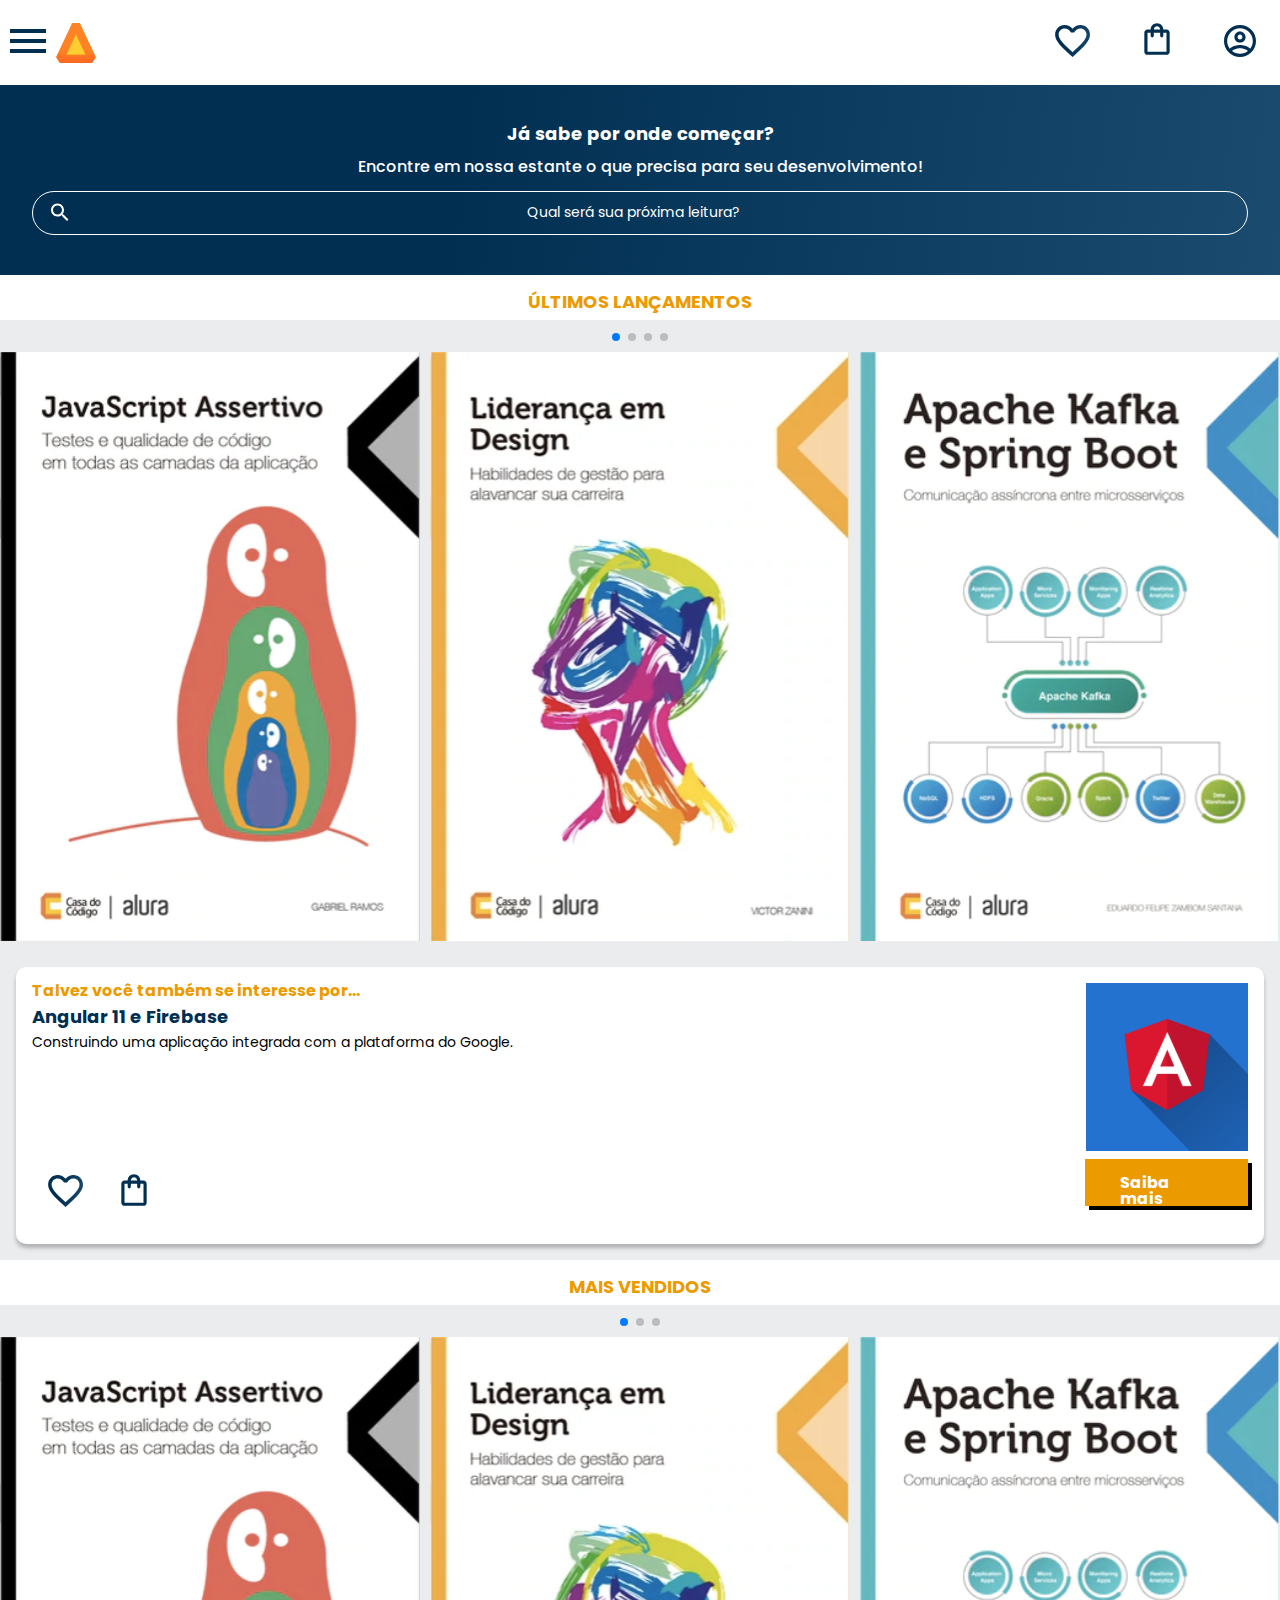
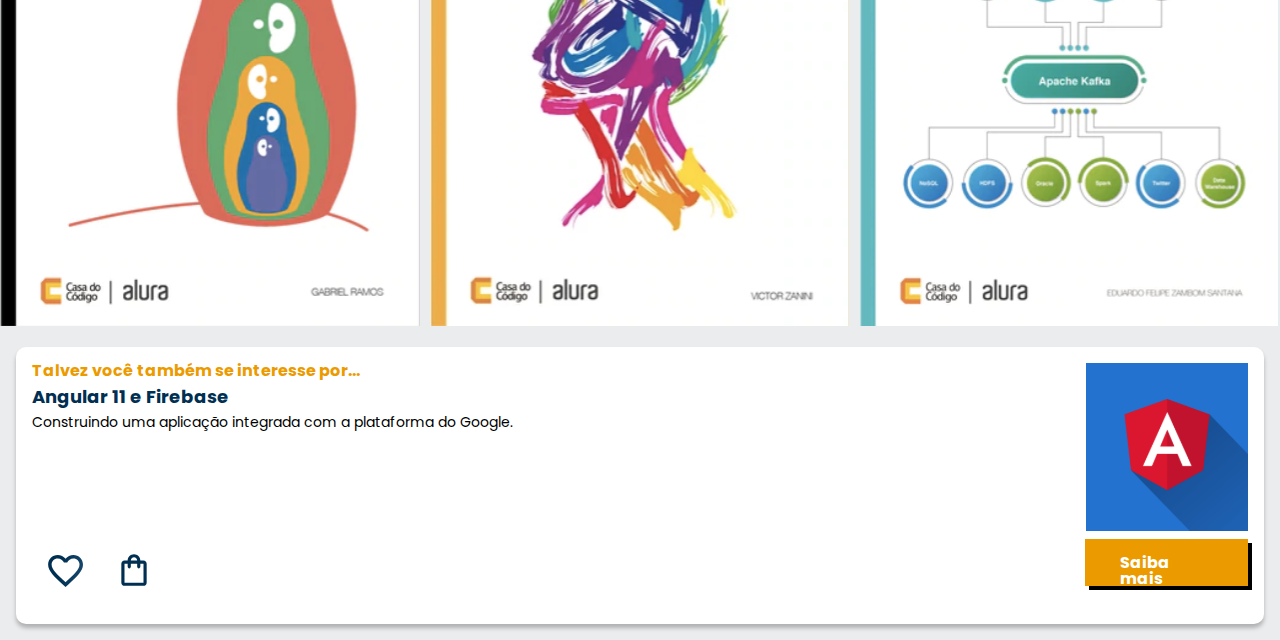
<file: 2segunda aula/index.html>
<!DOCTYPE html>
<html lang="en">
<head>

    <meta charset="UTF-8">
    <meta name="viewport" content="width=device-width, initial-scale=1.0">
    <link rel="stylesheet" href="reset.css">
    <link rel="stylesheet"href="https://cdn.jsdelivr.net/npm/swiper@10/swiper-bundle.min.css"/>
    <link rel="stylesheet" href="style.css">

    <!-- Fontes do projeto -->
    <link rel="preconnect" href="https://fonts.googleapis.com">
<link rel="preconnect" href="https://fonts.gstatic.com" crossorigin>
<link href="https://fonts.googleapis.com/css2?family=Poppins:wght@300;400;500;700&display=swap" rel="stylesheet">

    <title>AluraBooks</title>
   <link rel="shortcut icon" href="img/Logo.svg" type="image/x-icon">
</head>
<body>
    <header class="cabecalho">
        <div class="container">

                <input type="checkbox" id="menu" class="container-botao">
            <label for="menu">
                <span class="menu-hamburguer container-img"></span>
            </label>
            <ul class="lista-menu">
                <li class="lista-menu-titulo">Categorias</li>
               
                <li class="lista-menu-item">
                    <a href="#" class="lista-menu-link">Programação</a>
                </li>

                <li class="lista-menu-item">
                    <a href="#" class="lista-menu-link">Front-end</a>
                </li>

                <li class="lista-menu-item">
                    <a href="#" class="lista-menu-link">Infraestrutura</a>
                </li>
                
                <li class="lista-menu-item">
                    <a href="#" class="lista-menu-link">Business</a>
                </li>

                <li class="lista-menu-item">
                    <a href="#" class="lista-menu-link">Design & UX</a>
                </li>


            </ul>

        <img src="img/Logo.svg" alt="Logo AluraBooks">
        </div>
        <div class="container">
        <a href="#"><img src="img/Favoritos.svg" alt="Meus Favoritos" class="container-img"></a>
        <a href="#"><img src="img/Compras.svg" alt="Sacola de compras" class="container-img"></a>
        <a href="#"><img src="img/Usuário.svg" alt="Meu perfil" class="container-img"></a>
        </div>
    </header>

    <section class="banner">
        <h2 class="banner-titulo">Já sabe por onde começar?</h2>
        <p class="banner-texto">Encontre em nossa estante o que precisa para seu desenvolvimento!</p>
        <input type="search" class="banner-pesquisa" placeholder="Qual será sua próxima leitura?">
    </section>
    <section class="carrossel">
        <h2 class="carrossel-titulo">Últimos lançamentos</h2>

        <!-- Slider main container -->
        <div class="swiper">
        <!-- Additional required wrapper -->

        <!-- If we need pagination -->
        <div class="swiper-pagination"></div>

        <div class="swiper-wrapper">
        <!-- Slides -->
        <div class="swiper-slide"><img src="img/Javascript.svg" alt="Livro"></div>
        <div class="swiper-slide"><img src="img/Liderança.svg" alt="Livro"></div>
        <div class="swiper-slide"><img src="img/ApacheKafka.svg" alt="Livro"></div>
        <div class="swiper-slide"><img src="img/Guia Front-end.svg" alt="Livro"></div>
        <div class="swiper-slide"><img src="img/Nodejs.svg" alt="Livro"></div>
        <div class="swiper-slide"><img src="img/Portugol.svg" alt="Livro"></div>
        </div>

        <!-- If we need navigation buttons -->
        <div class="swiper-button-prev"></div>
        <div class="swiper-button-next"></div>
    </div>

    <div class="card">
        <!-- 1ª linha -->
        <div class="card-descricao">
            <!-- 1ª coluna -->
            <div class="descricao">
                <h3 class="descricao-titulo">Talvez você também se interesse por...</h3>
                <h2 class="descricao-titulo-livro">Angular 11 e Firebase</h2>
                <p class="descricao-texto">Construindo uma aplicação integrada com a plataforma do Google.</p>
            </div>
            <!-- 2ª coluna -->
            <img src="img/Angular.svg" class="descricao-img">
        </div>

        <!-- 2ª linha -->
        <div class="card-botoes">
            <!-- 1ª coluna -->
            <ul class="botoes">
                <li class="botoes-item"><img src="img/Favoritos.svg" alt="Favoritar Livro"></li>
                <li class="botoes-item"><img src="img/Compras.svg" alt="Adicionar à sacola de compras"></li>
            </ul>

            <!-- 2ª coluna -->
            <a href="#" class="botoes-ancora">Saiba mais</a>

        </div>
    </div>
    </section>

    <!-- 2º carrossel -->
    <section class="carrossel">
        <h2 class="carrossel-titulo">Mais vendidos</h2>

        
        <!-- Slider main container -->
        <div class="swiper">
            <!-- Additional required wrapper -->
    
            <!-- If we need pagination -->
            <div class="swiper-pagination"></div>
    
            <div class="swiper-wrapper">
            <!-- Slides -->
            <div class="swiper-slide"><img src="img/Javascript.svg" alt="Livro"></div>
            <div class="swiper-slide"><img src="img/Liderança.svg" alt="Livro"></div>
            <div class="swiper-slide"><img src="img/ApacheKafka.svg" alt="Livro"></div>
            <div class="swiper-slide"><img src="img/Guia Front-end.svg" alt="Livro"></div>
           
            <div class="swiper-slide"><img src="img/Portugol.svg" alt="Livro"></div>
            </div>
    
            <!-- If we need navigation buttons -->
            <div class="swiper-button-prev"></div>
            <div class="swiper-button-next"></div>
        </div>
    
        <div class="card">
            <!-- 1ª linha -->
            <div class="card-descricao">
                <!-- 1ª coluna -->
                <div class="descricao">
                    <h3 class="descricao-titulo">Talvez você também se interesse por...</h3>
                    <h2 class="descricao-titulo-livro">Angular 11 e Firebase</h2>
                    <p class="descricao-texto">Construindo uma aplicação integrada com a plataforma do Google.</p>
                </div>
                <!-- 2ª coluna -->
                <img src="img/Angular.svg" class="descricao-img">
            </div>
    
            <!-- 2ª linha -->
            <div class="card-botoes">
                <!-- 1ª coluna -->
                <ul class="botoes">
                    <li class="botoes-item"><img src="img/Favoritos.svg" alt="Favoritar Livro"></li>
                    <li class="botoes-item"><img src="img/Compras.svg" alt="Adicionar à sacola de compras"></li>
                </ul>
    
                <!-- 2ª coluna -->
                <a href="#" class="botoes-ancora">Saiba mais</a>
    
            </div>
        </div>

    </section>

    <script src="https://cdn.jsdelivr.net/npm/swiper@10/swiper-bundle.min.js"></script>
    <script>
        const swiper = new Swiper('.swiper', {
            spaceBetween: 10,
            slidesPerView: 3,
            pagination: {
                el: '.swiper-pagination',
                type: 'bullets',
            },
        });
    </script>
</body>
</html>
</file>
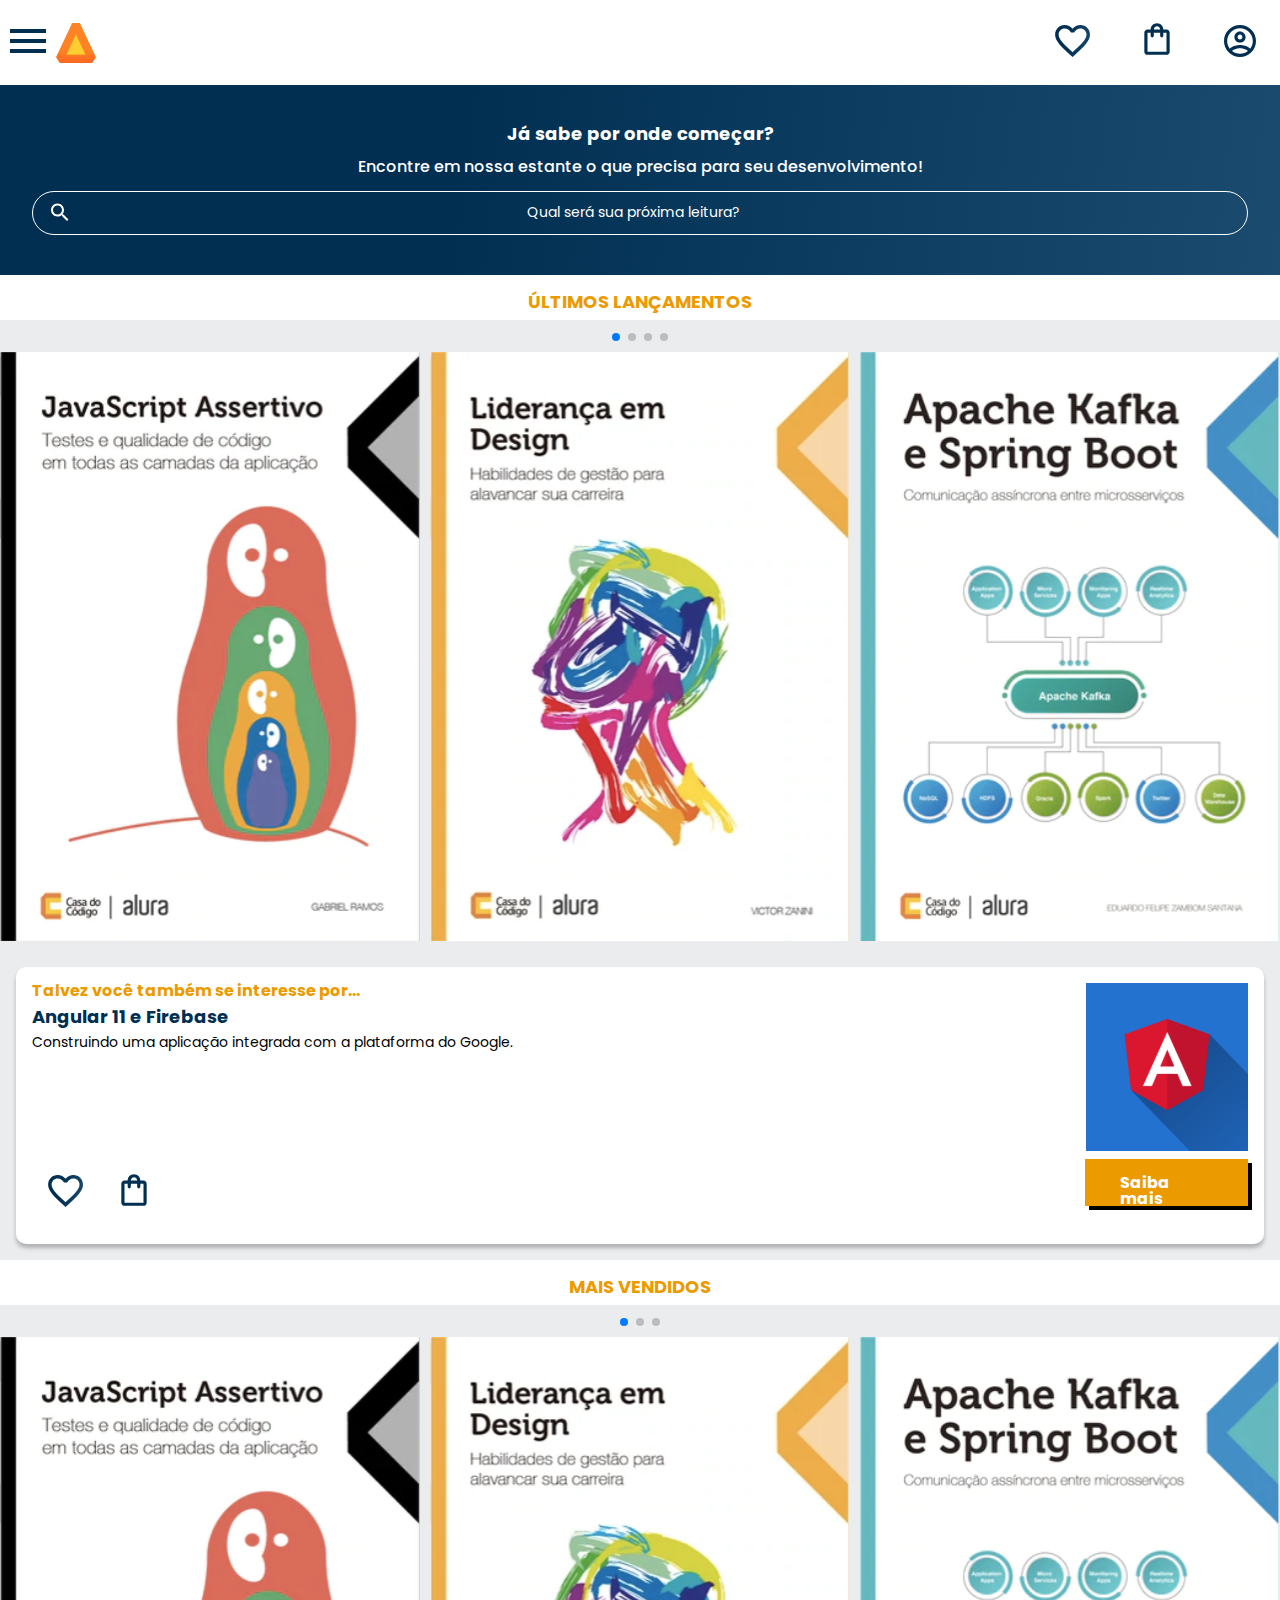
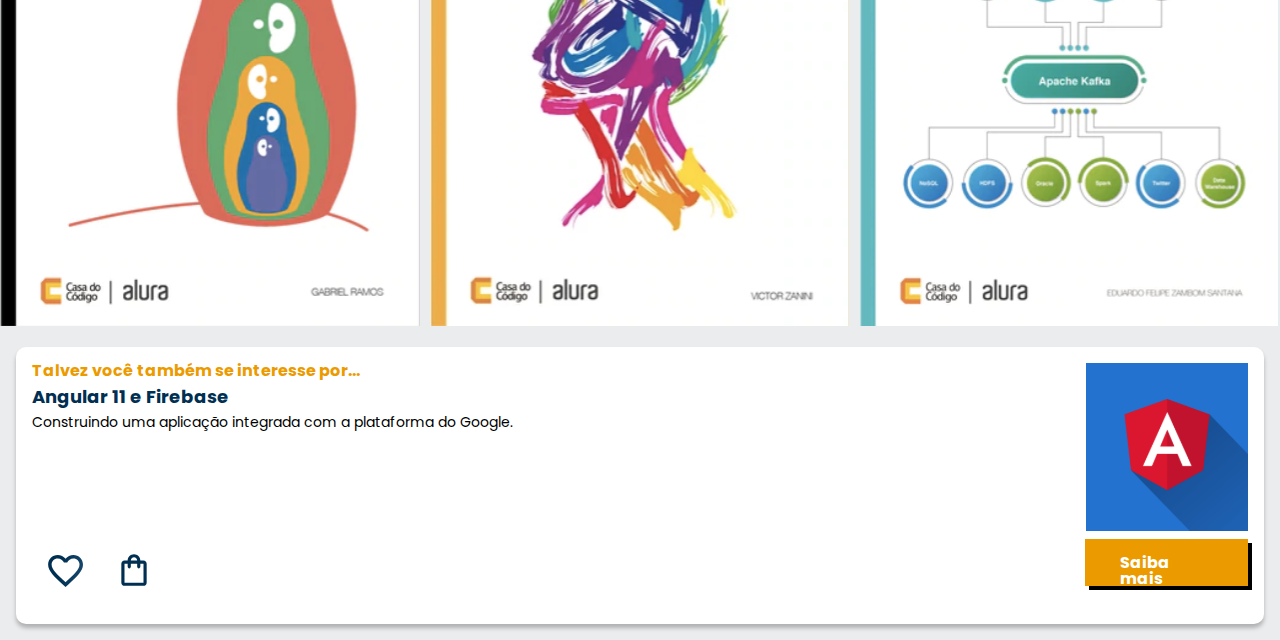
<file: meu site1mariaheloisa/index.html>
<!DOCTYPE html>
<html lang="en">
<head>
    <link rel="website icon" type="png"
    href="logo.svg">
    <meta charset="UTF-8">
    <meta name="viewport" content="width=device-width, initial-scale=1.0">
    <link rel="stylesheet" href="reset.css">
    <link rel="stylesheet"href="https://cdn.jsdelivr.net/npm/swiper@10/swiper-bundle.min.css"/>
    <link rel="stylesheet" href="style.css">

    <!-- Fontes do projeto -->
    <link rel="preconnect" href="https://fonts.googleapis.com">
<link rel="preconnect" href="https://fonts.gstatic.com" crossorigin>
<link href="https://fonts.googleapis.com/css2?family=Poppins:wght@300;400;500;700&display=swap" rel="stylesheet">

    <title>AluraBooks</title>
   
</head>
<body>
    <header class="cabecalho">
        <div class="container">

                <input type="checkbox" id="menu" class="container-botao">
            <label for="menu">
                <span class="menu-hamburguer container-img"></span>
            </label>
            <ul class="lista-menu">
                <li class="lista-menu-titulo">Categorias</li>
               
                <li class="lista-menu-item">
                    <a href="#" class="lista-menu-link">Programação</a>
                </li>

                <li class="lista-menu-item">
                    <a href="#" class="lista-menu-link">Front-end</a>
                </li>

                <li class="lista-menu-item">
                    <a href="#" class="lista-menu-link">Infraestrutura</a>
                </li>
                
                <li class="lista-menu-item">
                    <a href="#" class="lista-menu-link">Business</a>
                </li>

                <li class="lista-menu-item">
                    <a href="#" class="lista-menu-link">Design & UX</a>
                </li>


            </ul>

        <img src="img/Logo.svg" alt="Logo AluraBooks">
        </div>
        <div class="container">
        <a href="#"><img src="img/Favoritos.svg" alt="Meus Favoritos" class="container-img"></a>
        <a href="#"><img src="img/Compras.svg" alt="Sacola de compras" class="container-img"></a>
        <a href="#"><img src="img/Usuário.svg" alt="Meu perfil" class="container-img"></a>
        </div>
    </header>

    <section class="banner">
        <h2 class="banner-titulo">Já sabe por onde começar?</h2>
        <p class="banner-texto">Encontre em nossa estante o que precisa para seu desenvolvimento!</p>
        <input type="search" class="banner-pesquisa" placeholder="Qual será sua próxima leitura?">
    </section>
    <section class="carrossel">
        <h2 class="carrossel-titulo">Últimos lançamentos</h2>

        <!-- Slider main container -->
        <div class="swiper">
        <!-- Additional required wrapper -->

        <!-- If we need pagination -->
        <div class="swiper-pagination"></div>

        <div class="swiper-wrapper">
        <!-- Slides -->
        <div class="swiper-slide"><img src="img/Javascript.svg" alt="Livro"></div>
        <div class="swiper-slide"><img src="img/Liderança.svg" alt="Livro"></div>
        <div class="swiper-slide"><img src="img/ApacheKafka.svg" alt="Livro"></div>
        <div class="swiper-slide"><img src="img/Guia Front-end.svg" alt="Livro"></div>
        <div class="swiper-slide"><img src="img/Nodejs.svg" alt="Livro"></div>
        <div class="swiper-slide"><img src="img/Portugol.svg" alt="Livro"></div>
        </div>

        <!-- If we need navigation buttons -->
        <div class="swiper-button-prev"></div>
        <div class="swiper-button-next"></div>
    </div>

    <div class="card">
        <!-- 1ª linha -->
        <div class="card-descricao">
            <!-- 1ª coluna -->
            <div class="descricao">
                <h3 class="descricao-titulo">Talvez você também se interesse por...</h3>
                <h2 class="descricao-titulo-livro">Angular 11 e Firebase</h2>
                <p class="descricao-texto">Construindo uma aplicação integrada com a plataforma do Google.</p>
            </div>
            <!-- 2ª coluna -->
            <img src="img/Angular.svg" class="descricao-img">
        </div>

        <!-- 2ª linha -->
        <div class="card-botoes">
            <!-- 1ª coluna -->
            <ul class="botoes">
                <li class="botoes-item"><img src="img/Favoritos.svg" alt="Favoritar Livro"></li>
                <li class="botoes-item"><img src="img/Compras.svg" alt="Adicionar à sacola de compras"></li>
            </ul>

            <!-- 2ª coluna -->
            <a href="#" class="botoes-ancora">Saiba mais</a>

        </div>
    </div>
    </section>

    <!-- 2º carrossel -->
    <section class="carrossel">
        <h2 class="carrossel-titulo">Mais vendidos</h2>

        
        <!-- Slider main container -->
        <div class="swiper">
            <!-- Additional required wrapper -->
    
            <!-- If we need pagination -->
            <div class="swiper-pagination"></div>
    
            <div class="swiper-wrapper">
            <!-- Slides -->
            <div class="swiper-slide"><img src="img/Javascript.svg" alt="Livro"></div>
            <div class="swiper-slide"><img src="img/Liderança.svg" alt="Livro"></div>
            <div class="swiper-slide"><img src="img/ApacheKafka.svg" alt="Livro"></div>
            <div class="swiper-slide"><img src="img/Guia Front-end.svg" alt="Livro"></div>
           
            <div class="swiper-slide"><img src="img/Portugol.svg" alt="Livro"></div>
            </div>
    
            <!-- If we need navigation buttons -->
            <div class="swiper-button-prev"></div>
            <div class="swiper-button-next"></div>
        </div>
    
        <div class="card">
            <!-- 1ª linha -->
            <div class="card-descricao">
                <!-- 1ª coluna -->
                <div class="descricao">
                    <h3 class="descricao-titulo">Talvez você também se interesse por...</h3>
                    <h2 class="descricao-titulo-livro">Angular 11 e Firebase</h2>
                    <p class="descricao-texto">Construindo uma aplicação integrada com a plataforma do Google.</p>
                </div>
                <!-- 2ª coluna -->
                <img src="img/Angular.svg" class="descricao-img">
            </div>
    
            <!-- 2ª linha -->
            <div class="card-botoes">
                <!-- 1ª coluna -->
                <ul class="botoes">
                    <li class="botoes-item"><img src="img/Favoritos.svg" alt="Favoritar Livro"></li>
                    <li class="botoes-item"><img src="img/Compras.svg" alt="Adicionar à sacola de compras"></li>
                </ul>
    
                <!-- 2ª coluna -->
                <a href="#" class="botoes-ancora">Saiba mais</a>
    
            </div>
        </div>

    </section>

    <script src="https://cdn.jsdelivr.net/npm/swiper@10/swiper-bundle.min.js"></script>
    <script>
        const swiper = new Swiper('.swiper', {
            spaceBetween: 10,
            slidesPerView: 3,
            pagination: {
                el: '.swiper-pagination',
                type: 'bullets',
            },
        });
    </script>
</body>
</html>
</file>
<file: 2segunda aula/style.css>
@import url(styles/header.css);
@import url(styles/banner.css);
@import url(styles/carrossel.css);

:root{
    --background: #ebecee;
    --branco:#fff;
    --preto: #000;
    --laranja: #EB9B00;
    --degrade-azul: linear-gradient(97.54deg, #002F52 35.49%, #326589 156.37%);
    --azul: #002F52;
    --fonte: 'Poppins', sans-serif;
}

body{
    background-color: var(--background);
    font-family: var(--fonte);
    font-size: 16px;
    font-weight: 400;
}
</file>
<file: meu site1mariaheloisa/style.css>
@import url(styles/header.css);
@import url(styles/banner.css);
@import url(styles/carrossel.css);

:root{
    --background: #ebecee;
    --branco:#fff;
    --preto: #000;
    --laranja: #EB9B00;
    --degrade-azul: linear-gradient(97.54deg, #002F52 35.49%, #326589 156.37%);
    --azul: #002F52;
    --fonte: 'Poppins', sans-serif;
}

body{
    background-color: var(--background);
    font-family: var(--fonte);
    font-size: 16px;
    font-weight: 400;
}
</file>
